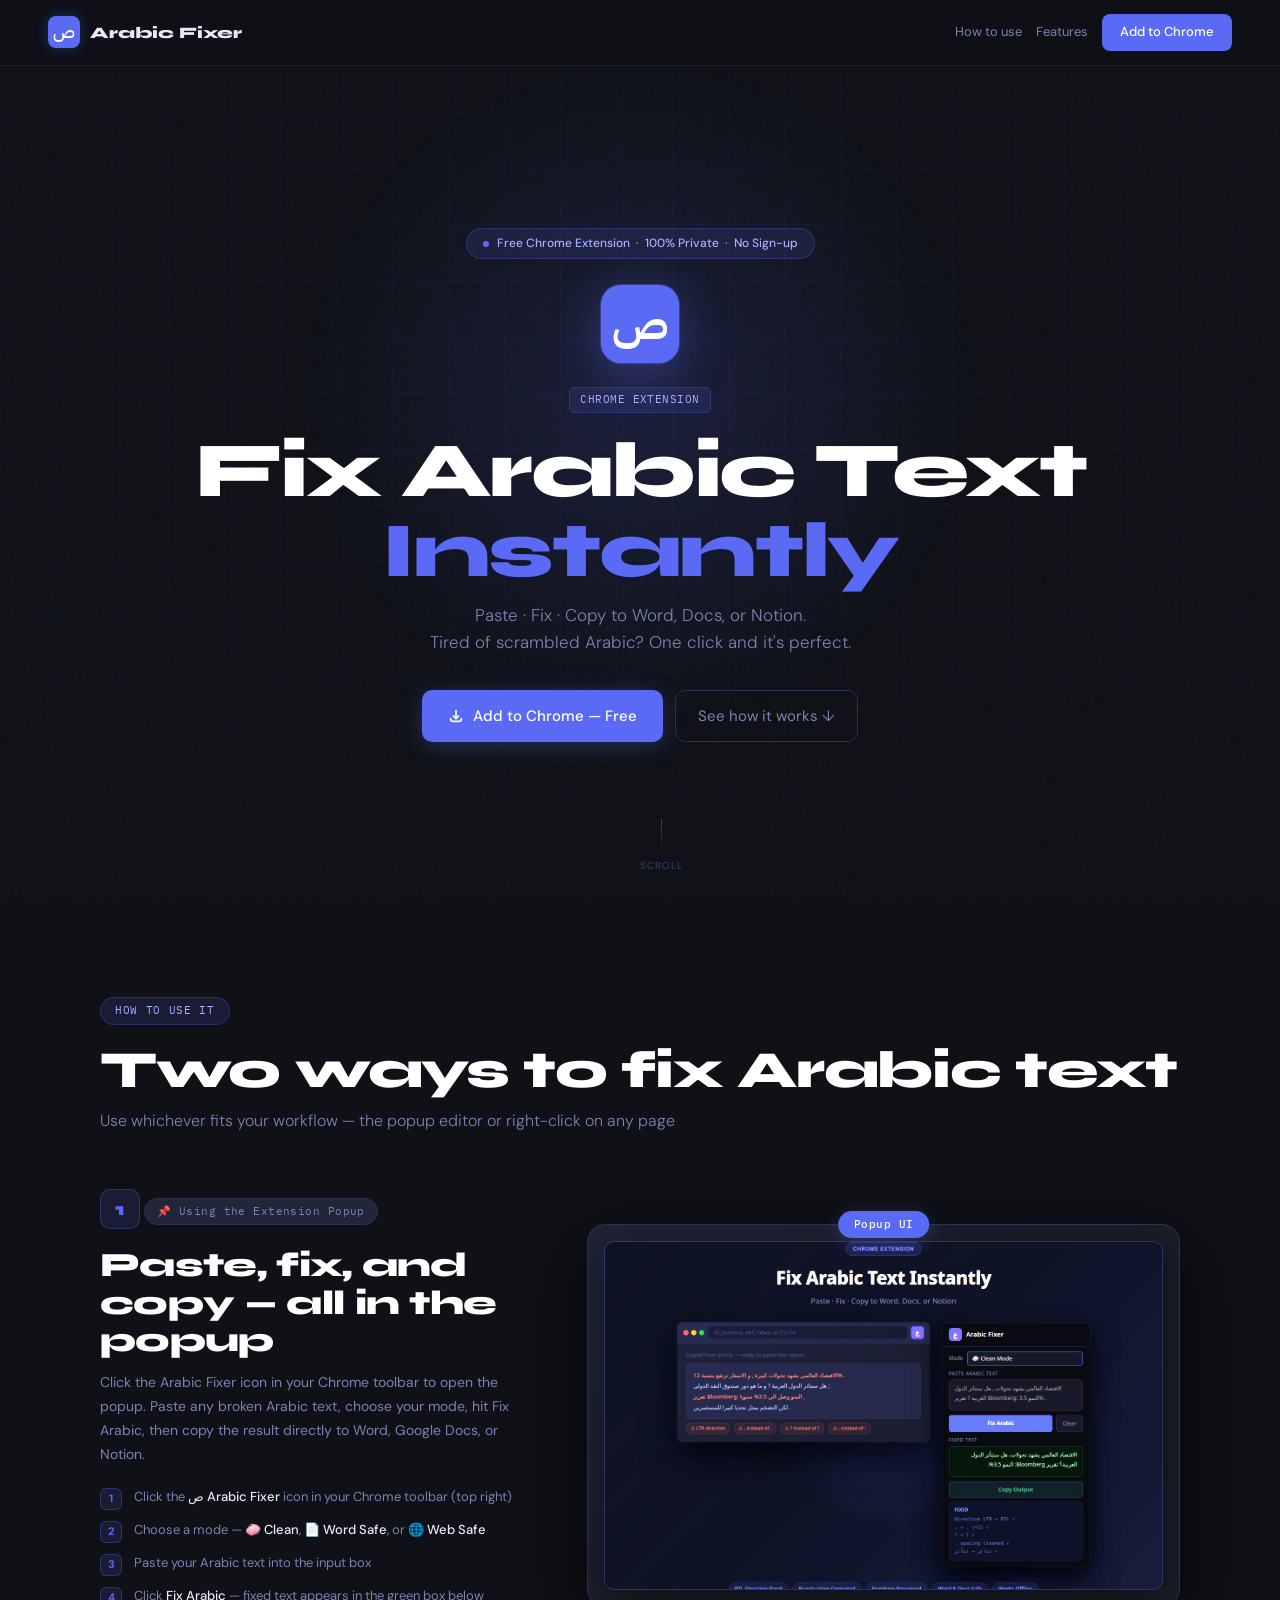
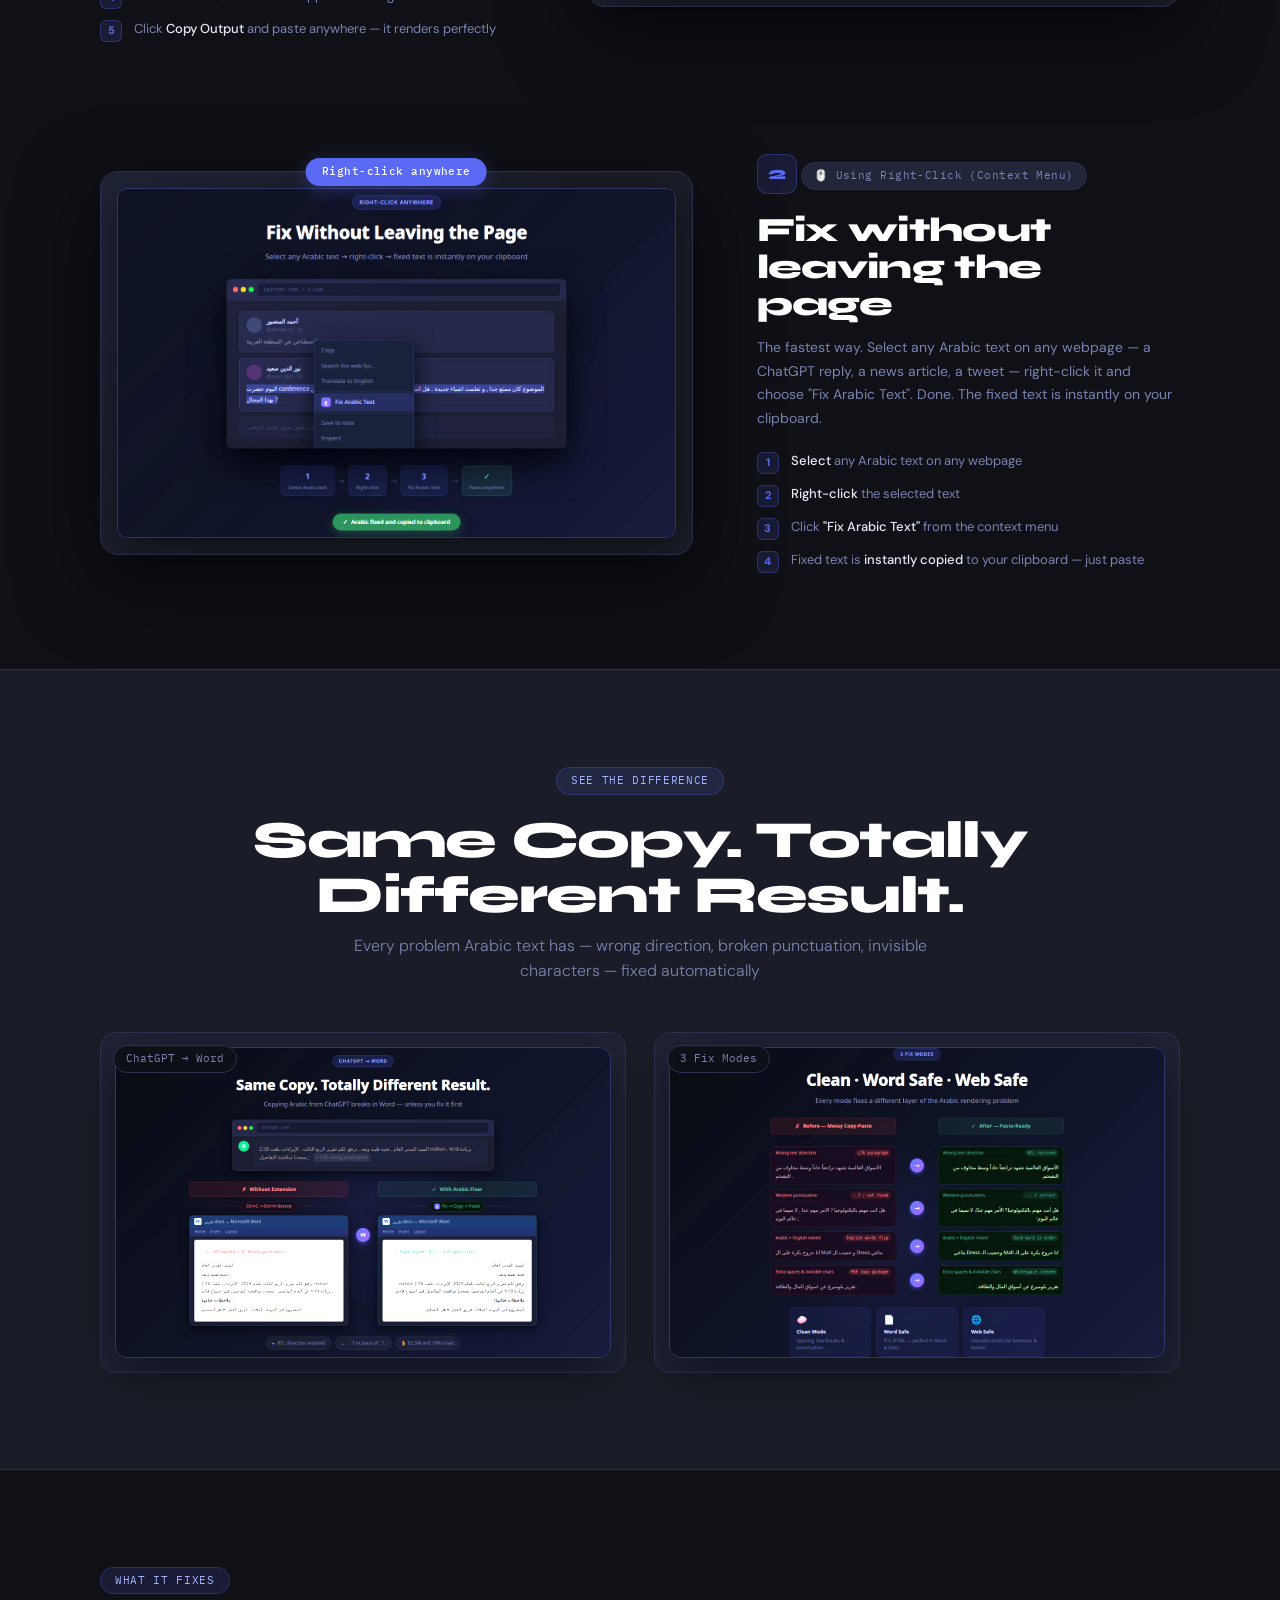
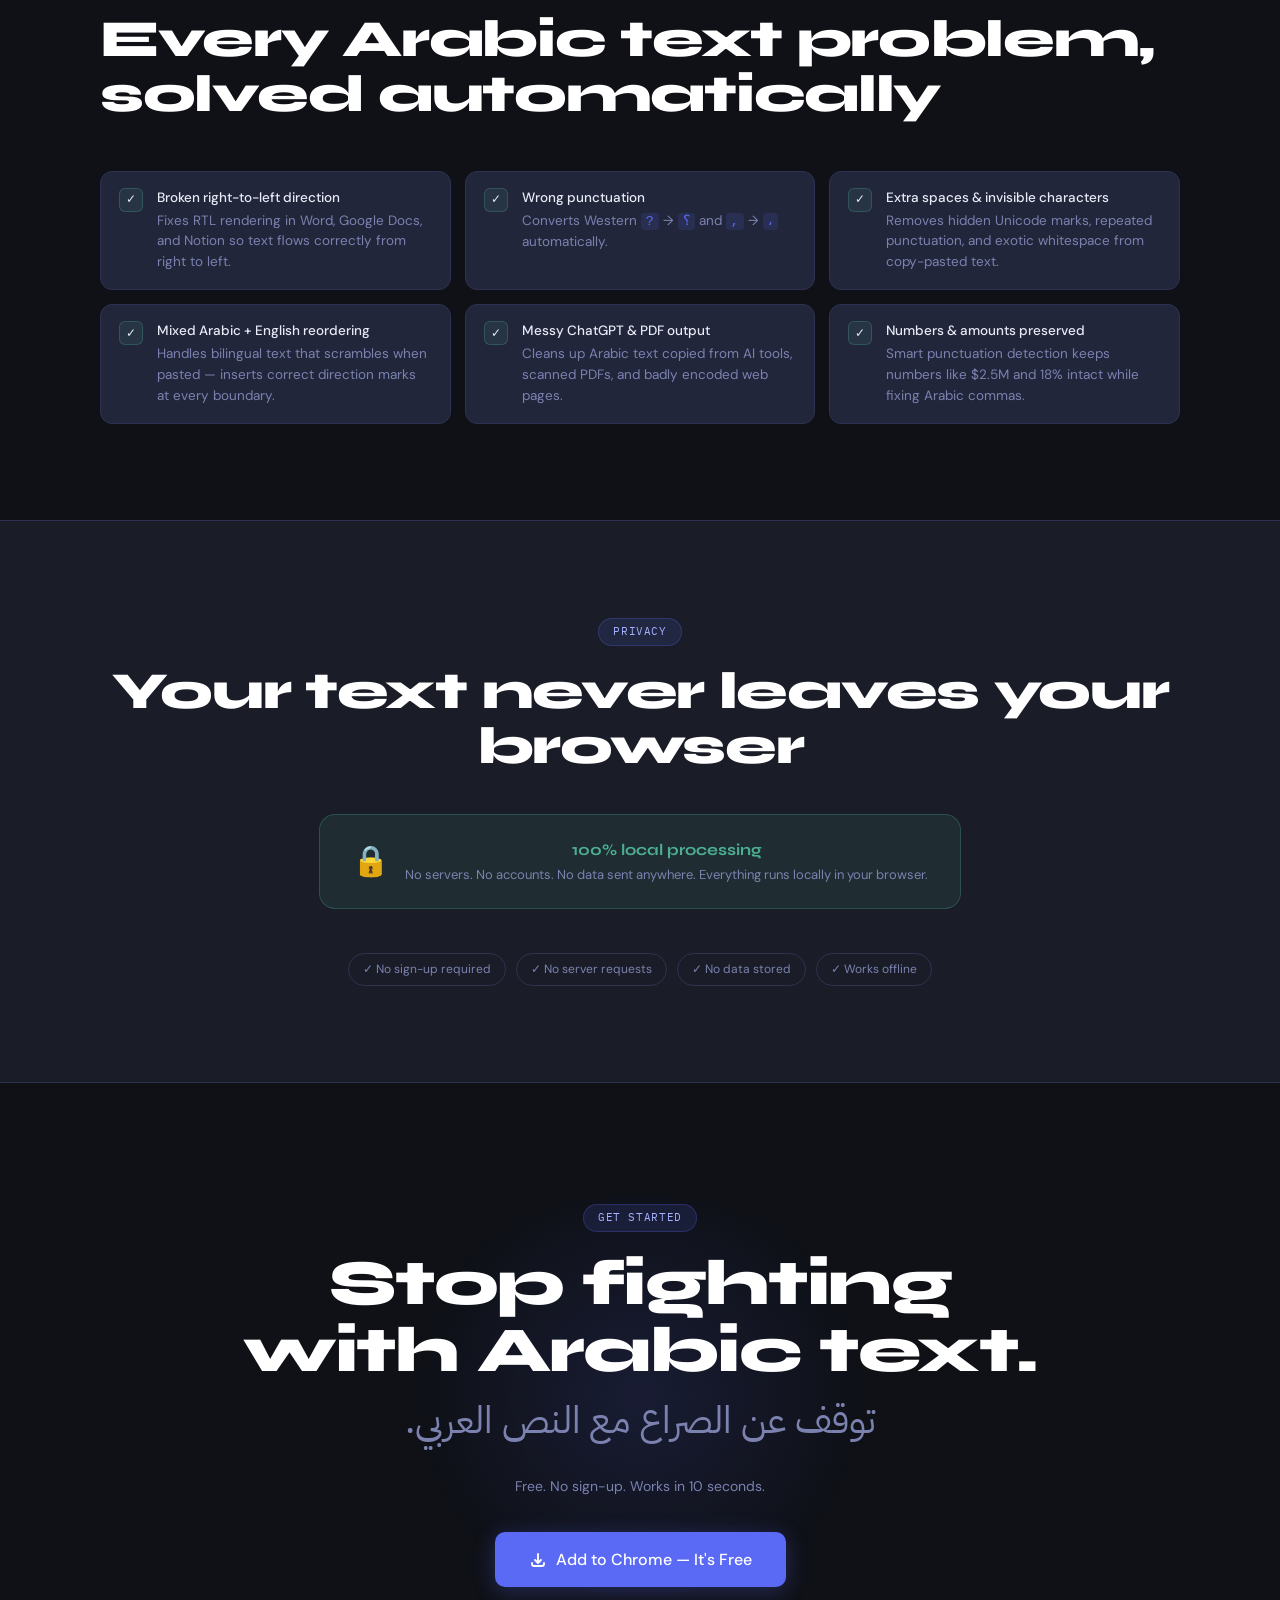
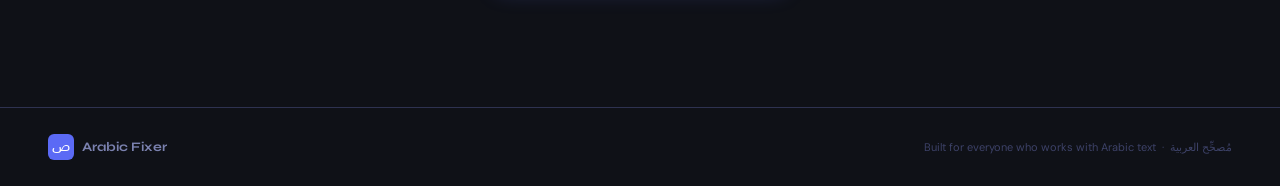
<file: index.html>
<!DOCTYPE html>
<html lang="en">
<head>
  <meta charset="UTF-8"/>
  <meta name="viewport" content="width=device-width, initial-scale=1.0"/>
  <title>Arabic Fixer — Fix Messy Arabic Text in One Click</title>
  <meta name="description" content="Fix scrambled Arabic text from ChatGPT, PDFs, and websites. Right direction, correct punctuation, clean spacing — instantly."/>
  <link rel="preconnect" href="https://fonts.googleapis.com"/>
  <link rel="preconnect" href="https://fonts.gstatic.com" crossorigin/>
  <link href="https://fonts.googleapis.com/css2?family=Syne:wght@400;700;800&family=DM+Sans:wght@300;400;500&family=IBM+Plex+Sans+Arabic:wght@300;400;600&family=IBM+Plex+Mono:wght@400;500&display=swap" rel="stylesheet"/>
  <style>
    *,*::before,*::after{box-sizing:border-box;margin:0;padding:0}
    :root{
      --bg:#0f1117;--bg2:#1a1d27;--bg3:#22263a;
      --border:#2e3250;--border-soft:rgba(46,50,80,0.55);
      --accent:#5b6af5;--accent-h:#6c7bff;
      --accent-dim:rgba(91,106,245,0.13);--accent-glow:rgba(91,106,245,0.30);
      --green:#4caf92;--green-bg:rgba(76,175,146,0.10);--green-border:rgba(76,175,146,0.28);
      --red:#f56b6b;--red-bg:rgba(245,107,107,0.10);--red-border:rgba(245,107,107,0.28);
      --text:#e8eaf6;--text-dim:#7b82b0;--text-faint:#3d4268;
      --mono:'IBM Plex Mono',monospace;
    }
    html{scroll-behavior:smooth}
    body{font-family:'DM Sans',sans-serif;background:var(--bg);color:var(--text);overflow-x:hidden;line-height:1.6}
    body::before{content:'';position:fixed;inset:0;background-image:url("data:image/svg+xml,%3Csvg viewBox='0 0 200 200' xmlns='http://www.w3.org/2000/svg'%3E%3Cfilter id='n'%3E%3CfeTurbulence type='fractalNoise' baseFrequency='0.85' numOctaves='4' stitchTiles='stitch'/%3E%3C/filter%3E%3Crect width='100%25' height='100%25' filter='url(%23n)'/%3E%3C/svg%3E");opacity:.022;pointer-events:none;z-index:0}

    /* NAV */
    nav{position:fixed;top:0;left:0;right:0;z-index:200;display:flex;align-items:center;justify-content:space-between;padding:14px 48px;background:rgba(15,17,23,0.9);backdrop-filter:blur(14px);border-bottom:1px solid var(--border-soft)}
    .nav-logo{display:flex;align-items:center;gap:10px;text-decoration:none}
    .nav-icon{width:32px;height:32px;background:var(--accent);border-radius:8px;display:flex;align-items:center;justify-content:center;font-family:'IBM Plex Sans Arabic',serif;font-size:17px;font-weight:600;color:#fff;box-shadow:0 0 14px var(--accent-glow)}
    .nav-name{font-family:'Syne',sans-serif;font-weight:800;font-size:16px;color:var(--text);letter-spacing:-.01em}
    .nav-right{display:flex;align-items:center;gap:14px}
    .nav-link{font-size:13px;color:var(--text-dim);text-decoration:none;transition:color .15s}
    .nav-link:hover{color:var(--text)}
    .nav-cta{background:var(--accent);color:#fff;border:none;border-radius:8px;padding:8px 18px;font-family:'DM Sans',sans-serif;font-size:13px;font-weight:500;cursor:pointer;text-decoration:none;transition:background .15s,box-shadow .15s}
    .nav-cta:hover{background:var(--accent-h);box-shadow:0 0 18px var(--accent-glow)}

    /* HERO */
    .hero{position:relative;min-height:100vh;display:flex;flex-direction:column;align-items:center;justify-content:center;text-align:center;padding:130px 24px 60px;overflow:hidden}
    .hero-grid{position:absolute;inset:0;background-image:linear-gradient(rgba(91,106,245,.055) 1px,transparent 1px),linear-gradient(90deg,rgba(91,106,245,.055) 1px,transparent 1px);background-size:56px 56px;mask-image:radial-gradient(ellipse 75% 65% at 50% 38%,black 20%,transparent 100%)}
    .hero-orb{position:absolute;width:700px;height:700px;border-radius:50%;background:radial-gradient(circle,rgba(91,106,245,.16) 0%,transparent 68%);top:50%;left:50%;transform:translate(-50%,-58%);animation:pulse-orb 7s ease-in-out infinite;pointer-events:none}
    @keyframes pulse-orb{0%,100%{opacity:.8;transform:translate(-50%,-58%) scale(1)}50%{opacity:1;transform:translate(-50%,-58%) scale(1.07)}}
    .hero-badge{display:inline-flex;align-items:center;gap:8px;background:var(--accent-dim);border:1px solid rgba(91,106,245,.28);border-radius:99px;padding:5px 16px;font-size:12px;font-weight:500;color:#a5b0ff;margin-bottom:26px;animation:fade-up .6s ease both}
    .blink{width:6px;height:6px;background:var(--accent);border-radius:50%;animation:blink 2s ease infinite}
    @keyframes blink{0%,100%{opacity:1}50%{opacity:.25}}
    .hero-icon{width:78px;height:78px;background:var(--accent);border-radius:20px;display:flex;align-items:center;justify-content:center;font-family:'IBM Plex Sans Arabic',serif;font-size:44px;font-weight:600;color:#fff;box-shadow:0 0 0 1px rgba(91,106,245,.4),0 10px 48px rgba(91,106,245,.38);margin:0 auto 24px;animation:fade-up .6s .08s ease both,float 4s ease-in-out infinite}
    @keyframes float{0%,100%{transform:translateY(0)}50%{transform:translateY(-7px)}}
    .hero-tag{display:inline-block;background:var(--accent-dim);border:1px solid rgba(91,106,245,.25);border-radius:5px;padding:3px 10px;font-size:11px;font-family:var(--mono);color:#a5b0ff;letter-spacing:.04em;margin-bottom:18px;animation:fade-up .6s .12s ease both}
    h1{font-family:'Syne',sans-serif;font-weight:800;font-size:clamp(40px,7vw,78px);letter-spacing:-.03em;line-height:1.03;color:#fff;margin-bottom:10px;animation:fade-up .6s .18s ease both}
    h1 em{font-style:normal;color:var(--accent)}
    .hero-sub-en{font-size:clamp(14px,1.8vw,17px);font-weight:300;color:var(--text-dim);max-width:520px;margin:0 auto 34px;animation:fade-up .6s .26s ease both} .hero-ar-big{font-family:"IBM Plex Sans Arabic",sans-serif;font-size:clamp(22px,3.5vw,38px);font-weight:400;color:var(--text);direction:rtl;margin-bottom:16px;display:block;animation:fade-up .6s .22s ease both;line-height:1.5}
    .hero-btns{display:flex;gap:12px;justify-content:center;flex-wrap:wrap;animation:fade-up .6s .34s ease both}
    .btn-main{display:inline-flex;align-items:center;gap:9px;background:var(--accent);color:#fff;border:none;border-radius:10px;padding:13px 26px;font-family:'DM Sans',sans-serif;font-size:15px;font-weight:500;cursor:pointer;text-decoration:none;box-shadow:0 4px 22px var(--accent-glow);transition:background .15s,box-shadow .15s,transform .1s}
    .btn-main:hover{background:var(--accent-h);box-shadow:0 6px 30px rgba(91,106,245,.5);transform:translateY(-1px)}
    .btn-ghost{display:inline-flex;align-items:center;gap:8px;background:transparent;color:var(--text-dim);border:1px solid var(--border);border-radius:10px;padding:13px 22px;font-family:'DM Sans',sans-serif;font-size:15px;font-weight:400;cursor:pointer;text-decoration:none;transition:border-color .15s,color .15s}
    .btn-ghost:hover{border-color:var(--accent);color:var(--text)}
    .scroll-hint{position:absolute;bottom:26px;left:50%;transform:translateX(-50%);display:flex;flex-direction:column;align-items:center;gap:5px;font-size:10px;color:var(--text-faint);letter-spacing:.1em;text-transform:uppercase;animation:fade-up 1s 1.1s ease both}
    .scroll-line{width:1px;height:34px;background:linear-gradient(to bottom,var(--text-faint),transparent);animation:scroll-drop 2.2s ease-in-out infinite}
    @keyframes scroll-drop{0%{transform:scaleY(0);transform-origin:top}50%{transform:scaleY(1);transform-origin:top}51%{transform:scaleY(1);transform-origin:bottom}100%{transform:scaleY(0);transform-origin:bottom}}
    @keyframes fade-up{from{opacity:0;transform:translateY(18px)}to{opacity:1;transform:translateY(0)}}

    /* SECTIONS */
    section{position:relative;z-index:1;padding:96px 24px}
    .inner{max-width:1080px;margin:0 auto}
    .stripe{background:var(--bg2);border-top:1px solid var(--border);border-bottom:1px solid var(--border)}
    .sec-badge{display:inline-flex;align-items:center;background:var(--accent-dim);border:1px solid rgba(91,106,245,.25);border-radius:99px;padding:4px 14px;font-size:11px;font-family:var(--mono);letter-spacing:.06em;color:#a5b0ff;margin-bottom:18px;text-transform:uppercase}
    .sec-title{font-family:'Syne',sans-serif;font-weight:800;font-size:clamp(28px,4.5vw,52px);letter-spacing:-.025em;line-height:1.06;color:#fff;margin-bottom:10px}
    .sec-sub{font-size:clamp(13px,1.6vw,16px);font-weight:300;color:var(--text-dim);margin-bottom:56px;max-width:640px}

    /* TUTORIAL STEPS */
    .tut-step{display:grid;grid-template-columns:1fr 1.4fr;gap:64px;align-items:center;margin-bottom:112px}
    .tut-step:last-child{margin-bottom:0}
    .tut-step.flip{direction:rtl}
    .tut-step.flip>*{direction:ltr}
    .tut-text{}
    .tut-num{display:inline-flex;align-items:center;justify-content:center;width:40px;height:40px;background:var(--accent-dim);border:1px solid rgba(91,106,245,.3);border-radius:10px;font-family:'Syne',sans-serif;font-weight:800;font-size:18px;color:var(--accent);margin-bottom:18px}
    .tut-method{display:inline-flex;align-items:center;gap:6px;background:var(--bg3);border:1px solid var(--border);border-radius:99px;padding:4px 12px;font-size:11px;font-family:var(--mono);color:var(--text-dim);letter-spacing:.04em;margin-bottom:16px}
    .tut-title{font-family:'Syne',sans-serif;font-weight:800;font-size:clamp(22px,3vw,34px);letter-spacing:-.02em;line-height:1.1;color:#fff;margin-bottom:12px}
    .tut-desc{font-size:14px;color:var(--text-dim);line-height:1.7;margin-bottom:20px}
    .tut-steps-list{display:flex;flex-direction:column;gap:10px}
    .tut-step-item{display:flex;align-items:flex-start;gap:12px;font-size:13px;color:var(--text-dim)}
    .tut-step-num{width:22px;height:22px;background:var(--accent-dim);border:1px solid rgba(91,106,245,.3);border-radius:6px;display:flex;align-items:center;justify-content:center;font-size:11px;font-weight:700;color:var(--accent);flex-shrink:0;margin-top:1px}
    .tut-step-item b{color:var(--text);font-weight:500}
    .tut-img-wrap{position:relative;padding:16px;background:var(--bg2);border:1px solid var(--border);border-radius:18px;box-shadow:0 24px 80px rgba(0,0,0,.6)}
    .tut-img-wrap img{width:100%;border-radius:10px;border:1px solid rgba(91,106,245,.25);box-shadow:0 8px 32px rgba(0,0,0,.5);display:block;filter:brightness(1.18) contrast(1.08) saturate(1.05)}
    .tut-img-wrap::before{content:'';position:absolute;inset:0;border-radius:18px;background:linear-gradient(135deg,rgba(91,106,245,.08),transparent 50%);pointer-events:none;z-index:1}
    .tut-tag{position:absolute;top:-14px;left:50%;transform:translateX(-50%);background:var(--accent);border-radius:99px;padding:5px 16px;font-size:11px;font-family:var(--mono);font-weight:500;color:#fff;white-space:nowrap;box-shadow:0 4px 18px var(--accent-glow);z-index:2;letter-spacing:.04em}

    /* SCREENSHOTS GALLERY (before/after + word paste) */
    .gallery-grid{display:grid;grid-template-columns:1fr 1fr;gap:28px}
    .gallery-img{position:relative;padding:14px;background:#1e2235;border:1px solid var(--border);border-radius:16px}
    .gallery-img img{width:100%;border-radius:12px;border:1px solid rgba(91,106,245,.25);box-shadow:0 16px 48px rgba(0,0,0,.45);display:block;filter:brightness(1.18) contrast(1.08) saturate(1.05)}
    .gallery-label{position:absolute;top:12px;left:12px;background:rgba(15,17,23,.85);backdrop-filter:blur(6px);border:1px solid var(--border);border-radius:99px;padding:4px 12px;font-size:11px;font-family:var(--mono);color:var(--text-dim)}

    /* FEATURES */
    .features-grid{display:grid;grid-template-columns:repeat(auto-fit,minmax(300px,1fr));gap:14px}
    .feat{display:flex;align-items:flex-start;gap:14px;background:var(--bg3);border:1px solid var(--border);border-radius:12px;padding:16px 18px;transition:border-color .2s,transform .2s}
    .feat:hover{border-color:rgba(91,106,245,.38);transform:translateY(-2px)}
    .feat-check{width:24px;height:24px;background:var(--green-bg);border:1px solid var(--green-border);border-radius:6px;display:flex;align-items:center;justify-content:center;font-size:12px;flex-shrink:0}
    .feat-text{font-size:13.5px;color:var(--text-dim);line-height:1.55}
    .feat-text strong{color:var(--text);font-weight:500;display:block;margin-bottom:2px}

    /* PRIVACY */
    .privacy-wrap{text-align:center}
    .privacy-badge{display:inline-flex;align-items:center;gap:16px;background:var(--green-bg);border:1px solid var(--green-border);border-radius:16px;padding:22px 32px;margin-bottom:24px}
    .privacy-title{font-family:'Syne',sans-serif;font-weight:700;font-size:16px;color:var(--green);margin-bottom:3px}
    .privacy-desc{font-size:13px;color:var(--text-dim);text-align:left}
    .privacy-pills{display:flex;flex-wrap:wrap;gap:10px;justify-content:center}
    .privacy-pill{background:var(--bg2);border:1px solid var(--border);border-radius:99px;padding:6px 14px;font-size:12px;color:var(--text-dim)}

    /* CTA */
    .cta-sec{text-align:center;padding:120px 24px}
    .cta-glow{position:absolute;width:500px;height:400px;border-radius:50%;background:radial-gradient(circle,rgba(91,106,245,.13) 0%,transparent 70%);top:50%;left:50%;transform:translate(-50%,-50%);pointer-events:none}
    .cta-title{font-family:'Syne',sans-serif;font-weight:800;font-size:clamp(32px,5.5vw,64px);letter-spacing:-.025em;line-height:1.05;color:#fff;margin-bottom:8px;position:relative}
    .cta-ar{font-family:'IBM Plex Sans Arabic',sans-serif;font-size:clamp(22px,3vw,38px);font-weight:400;color:var(--text-dim);direction:rtl;margin-bottom:26px;display:block;position:relative;line-height:1.5}
    .cta-sub{font-size:14px;color:var(--text-dim);margin-bottom:34px;position:relative}

    /* FOOTER */
    footer{border-top:1px solid var(--border);padding:26px 48px;display:flex;align-items:center;justify-content:space-between;flex-wrap:wrap;gap:14px}
    .footer-logo{display:flex;align-items:center;gap:8px;text-decoration:none}
    .footer-icon{width:26px;height:26px;background:var(--accent);border-radius:6px;display:flex;align-items:center;justify-content:center;font-family:'IBM Plex Sans Arabic',serif;font-size:14px;font-weight:600;color:#fff}
    .footer-name{font-family:'Syne',sans-serif;font-weight:700;font-size:13px;color:var(--text-dim)}
    .footer-note{font-size:11px;color:var(--text-faint)}

    /* REVEAL */
    .reveal{opacity:0;transform:translateY(22px);transition:opacity .65s ease,transform .65s ease}
    .reveal.in{opacity:1;transform:translateY(0)}

    /* RESPONSIVE */
    @media(max-width:768px){
      nav{padding:12px 18px}
      section{padding:64px 18px}
      footer{padding:22px 18px;flex-direction:column}
      .tut-step,.tut-step.flip{grid-template-columns:1fr;direction:ltr}
      .tut-step.flip .tut-img-wrap{order:-1}
      .gallery-grid{grid-template-columns:1fr}
    }
  </style>
</head>
<body>

<!-- NAV -->
<nav>
  <a href="#" class="nav-logo">
    <div class="nav-icon">ص</div>
    <span class="nav-name">Arabic Fixer</span>
  </a>
  <div class="nav-right">
    <a href="#tutorial" class="nav-link">How to use</a>
    <a href="#features" class="nav-link">Features</a>
    <a href="https://github.com/Arabic-Fixer/Arabic-Text-Fixer/releases/download/v1.0.0/Arabic-Fixer.zip" class="nav-cta">Add to Chrome</a>
  </div>
</nav>

<!-- HERO -->
<div class="hero">
  <div class="hero-grid"></div>
  <div class="hero-orb"></div>
  <div class="hero-badge"><span class="blink"></span>Free Chrome Extension &nbsp;·&nbsp; 100% Private &nbsp;·&nbsp; No Sign-up</div>
  <div class="hero-icon">ص</div>
  <div class="hero-tag">CHROME EXTENSION</div>
  <h1>Fix Arabic Text <em>Instantly</em></h1>
  <p class="hero-sub-en">Paste · Fix · Copy to Word, Docs, or Notion.<br>Tired of scrambled Arabic? One click and it's perfect.</p>
  <div class="hero-btns">
    <a href="https://github.com/Arabic-Fixer/Arabic-Text-Fixer/releases/download/v1.0.0/Arabic-Fixer.zip" class="btn-main">
      <svg width="16" height="16" fill="none" viewBox="0 0 24 24" stroke="currentColor" stroke-width="2.5"><path stroke-linecap="round" stroke-linejoin="round" d="M4 16v1a3 3 0 003 3h10a3 3 0 003-3v-1m-4-4l-4 4m0 0l-4-4m4 4V4"/></svg>
      Add to Chrome — Free
    </a>
    <a href="#tutorial" class="btn-ghost">See how it works ↓</a>
  </div>
  <div class="scroll-hint"><div class="scroll-line"></div>Scroll</div>
</div>

<!-- HOW TO USE TUTORIAL -->
<section id="tutorial">
  <div class="inner">
    <div class="reveal" style="margin-bottom:56px">
      <div class="sec-badge">HOW TO USE IT</div>
      <h2 class="sec-title">Two ways to fix Arabic text</h2>
      <p class="sec-sub">Use whichever fits your workflow — the popup editor or right-click on any page</p>
    </div>

    <!-- METHOD 1 — POPUP -->
    <div class="tut-step reveal">
      <div class="tut-text">
        <div class="tut-num">1</div>
        <div class="tut-method">📌 Using the Extension Popup</div>
        <h3 class="tut-title">Paste, fix, and copy — all in the popup</h3>
        <p class="tut-desc">Click the Arabic Fixer icon in your Chrome toolbar to open the popup. Paste any broken Arabic text, choose your mode, hit Fix Arabic, then copy the result directly to Word, Google Docs, or Notion.</p>
        <div class="tut-steps-list">
          <div class="tut-step-item">
            <div class="tut-step-num">1</div>
            <div>Click the <b>ص Arabic Fixer</b> icon in your Chrome toolbar (top right)</div>
          </div>
          <div class="tut-step-item">
            <div class="tut-step-num">2</div>
            <div>Choose a mode — <b>🧼 Clean</b>, <b>📄 Word Safe</b>, or <b>🌐 Web Safe</b></div>
          </div>
          <div class="tut-step-item">
            <div class="tut-step-num">3</div>
            <div>Paste your Arabic text into the input box</div>
          </div>
          <div class="tut-step-item">
            <div class="tut-step-num">4</div>
            <div>Click <b>Fix Arabic</b> — fixed text appears in the green box below</div>
          </div>
          <div class="tut-step-item">
            <div class="tut-step-num">5</div>
            <div>Click <b>Copy Output</b> and paste anywhere — it renders perfectly</div>
          </div>
        </div>
      </div>
      <div class="tut-img-wrap">
        <div class="tut-tag">Popup UI</div>
        <img src="[data-uri]" alt="Arabic Fixer popup UI screenshot" loading="lazy"/>
      </div>
    </div>

    <!-- METHOD 2 — RIGHT CLICK -->
    <div class="tut-step flip reveal">
      <div class="tut-text">
        <div class="tut-num">2</div>
        <div class="tut-method">🖱️ Using Right-Click (Context Menu)</div>
        <h3 class="tut-title">Fix without leaving the page</h3>
        <p class="tut-desc">The fastest way. Select any Arabic text on any webpage — a ChatGPT reply, a news article, a tweet — right-click it and choose "Fix Arabic Text". Done. The fixed text is instantly on your clipboard.</p>
        <div class="tut-steps-list">
          <div class="tut-step-item">
            <div class="tut-step-num">1</div>
            <div><b>Select</b> any Arabic text on any webpage</div>
          </div>
          <div class="tut-step-item">
            <div class="tut-step-num">2</div>
            <div><b>Right-click</b> the selected text</div>
          </div>
          <div class="tut-step-item">
            <div class="tut-step-num">3</div>
            <div>Click <b>"Fix Arabic Text"</b> from the context menu</div>
          </div>
          <div class="tut-step-item">
            <div class="tut-step-num">4</div>
            <div>Fixed text is <b>instantly copied</b> to your clipboard — just paste</div>
          </div>
        </div>
      </div>
      <div class="tut-img-wrap">
        <div class="tut-tag">Right-click anywhere</div>
        <img src="[data-uri]" alt="Arabic Fixer right-click context menu screenshot" loading="lazy"/>
      </div>
    </div>
  </div>
</section>

<!-- BEFORE / AFTER + WORD PASTE SCREENSHOTS -->
<section class="stripe">
  <div class="inner">
    <div class="reveal" style="margin-bottom:48px;text-align:center">
      <div class="sec-badge">SEE THE DIFFERENCE</div>
      <h2 class="sec-title">Same Copy. Totally Different Result.</h2>
      <p class="sec-sub" style="margin:0 auto">Every problem Arabic text has — wrong direction, broken punctuation, invisible characters — fixed automatically</p>
    </div>
    <div class="gallery-grid">
      <div class="gallery-img reveal">
        <img src="[data-uri]" alt="ChatGPT to Word — before and after Arabic Fixer" loading="lazy"/>
        <div class="gallery-label">ChatGPT → Word</div>
      </div>
      <div class="gallery-img reveal">
        <img src="[data-uri]" alt="Before and after — all 3 fix modes" loading="lazy"/>
        <div class="gallery-label">3 Fix Modes</div>
      </div>
    </div>
  </div>
</section>

<!-- FEATURES -->
<section id="features">
  <div class="inner">
    <div class="reveal" style="margin-bottom:48px">
      <div class="sec-badge">WHAT IT FIXES</div>
      <h2 class="sec-title">Every Arabic text problem,<br>solved automatically</h2>
    </div>
    <div class="features-grid">
      <div class="feat reveal">
        <div class="feat-check">✓</div>
        <div class="feat-text"><strong>Broken right-to-left direction</strong>Fixes RTL rendering in Word, Google Docs, and Notion so text flows correctly from right to left.</div>
      </div>
      <div class="feat reveal">
        <div class="feat-check">✓</div>
        <div class="feat-text"><strong>Wrong punctuation</strong>Converts Western <code style="color:var(--accent);background:var(--accent-dim);padding:1px 5px;border-radius:3px">?</code> → <code style="color:var(--accent);background:var(--accent-dim);padding:1px 5px;border-radius:3px">؟</code> and <code style="color:var(--accent);background:var(--accent-dim);padding:1px 5px;border-radius:3px">,</code> → <code style="color:var(--accent);background:var(--accent-dim);padding:1px 5px;border-radius:3px">،</code> automatically.</div>
      </div>
      <div class="feat reveal">
        <div class="feat-check">✓</div>
        <div class="feat-text"><strong>Extra spaces &amp; invisible characters</strong>Removes hidden Unicode marks, repeated punctuation, and exotic whitespace from copy-pasted text.</div>
      </div>
      <div class="feat reveal">
        <div class="feat-check">✓</div>
        <div class="feat-text"><strong>Mixed Arabic + English reordering</strong>Handles bilingual text that scrambles when pasted — inserts correct direction marks at every boundary.</div>
      </div>
      <div class="feat reveal">
        <div class="feat-check">✓</div>
        <div class="feat-text"><strong>Messy ChatGPT &amp; PDF output</strong>Cleans up Arabic text copied from AI tools, scanned PDFs, and badly encoded web pages.</div>
      </div>
      <div class="feat reveal">
        <div class="feat-check">✓</div>
        <div class="feat-text"><strong>Numbers &amp; amounts preserved</strong>Smart punctuation detection keeps numbers like $2.5M and 18% intact while fixing Arabic commas.</div>
      </div>
    </div>
  </div>
</section>

<!-- PRIVACY -->
<section class="stripe privacy-wrap">
  <div class="inner" style="text-align:center">
    <div class="reveal" style="margin-bottom:40px">
      <div class="sec-badge">PRIVACY</div>
      <h2 class="sec-title">Your text never leaves your browser</h2>
    </div>
    <div class="reveal">
      <div class="privacy-badge">
        <div style="font-size:30px">🔒</div>
        <div>
          <div class="privacy-title">100% local processing</div>
          <div class="privacy-desc">No servers. No accounts. No data sent anywhere. Everything runs locally in your browser.</div>
        </div>
      </div>
    </div>
    <div class="privacy-pills reveal" style="margin-top:20px">
      <span class="privacy-pill">✓ No sign-up required</span>
      <span class="privacy-pill">✓ No server requests</span>
      <span class="privacy-pill">✓ No data stored</span>
      <span class="privacy-pill">✓ Works offline</span>
    </div>
  </div>
</section>

<!-- CTA -->
<section class="cta-sec">
  <div class="cta-glow"></div>
  <div class="sec-badge reveal" style="margin-bottom:18px">GET STARTED</div>
  <h2 class="cta-title reveal">Stop fighting<br>with Arabic text.</h2>
  <span class="cta-ar reveal">توقف عن الصراع مع النص العربي.</span>
  <p class="cta-sub reveal">Free. No sign-up. Works in 10 seconds.</p>
  <div class="reveal">
    <a href="https://github.com/Arabic-Fixer/Arabic-Text-Fixer/releases/download/v1.0.0/Arabic-Fixer.zip" class="btn-main" style="font-size:16px;padding:15px 34px">
      <svg width="18" height="18" fill="none" viewBox="0 0 24 24" stroke="currentColor" stroke-width="2.5"><path stroke-linecap="round" stroke-linejoin="round" d="M4 16v1a3 3 0 003 3h10a3 3 0 003-3v-1m-4-4l-4 4m0 0l-4-4m4 4V4"/></svg>
      Add to Chrome — It's Free
    </a>
  </div>
</section>

<!-- FOOTER -->
<footer>
  <a href="https://github.com/Arabic-Fixer/Arabic-Text-Fixer/releases/download/v1.0.0/Arabic-Fixer.zip" class="footer-logo">
    <div class="footer-icon">ص</div>
    <span class="footer-name">Arabic Fixer</span>
  </a>
  <p class="footer-note">Built for everyone who works with Arabic text &nbsp;·&nbsp; مُصحِّح العربية</p>
</footer>

<script>
  const io = new IntersectionObserver(entries => {
    entries.forEach(e => {
      if (!e.isIntersecting) return;
      const siblings = [...e.target.parentElement.querySelectorAll('.reveal:not(.in)')];
      const i = siblings.indexOf(e.target);
      setTimeout(() => e.target.classList.add('in'), i * 80);
      io.unobserve(e.target);
    });
  }, {threshold: 0.08});
  document.querySelectorAll('.reveal').forEach(el => io.observe(el));
</script>
</body>
</html>
</file>
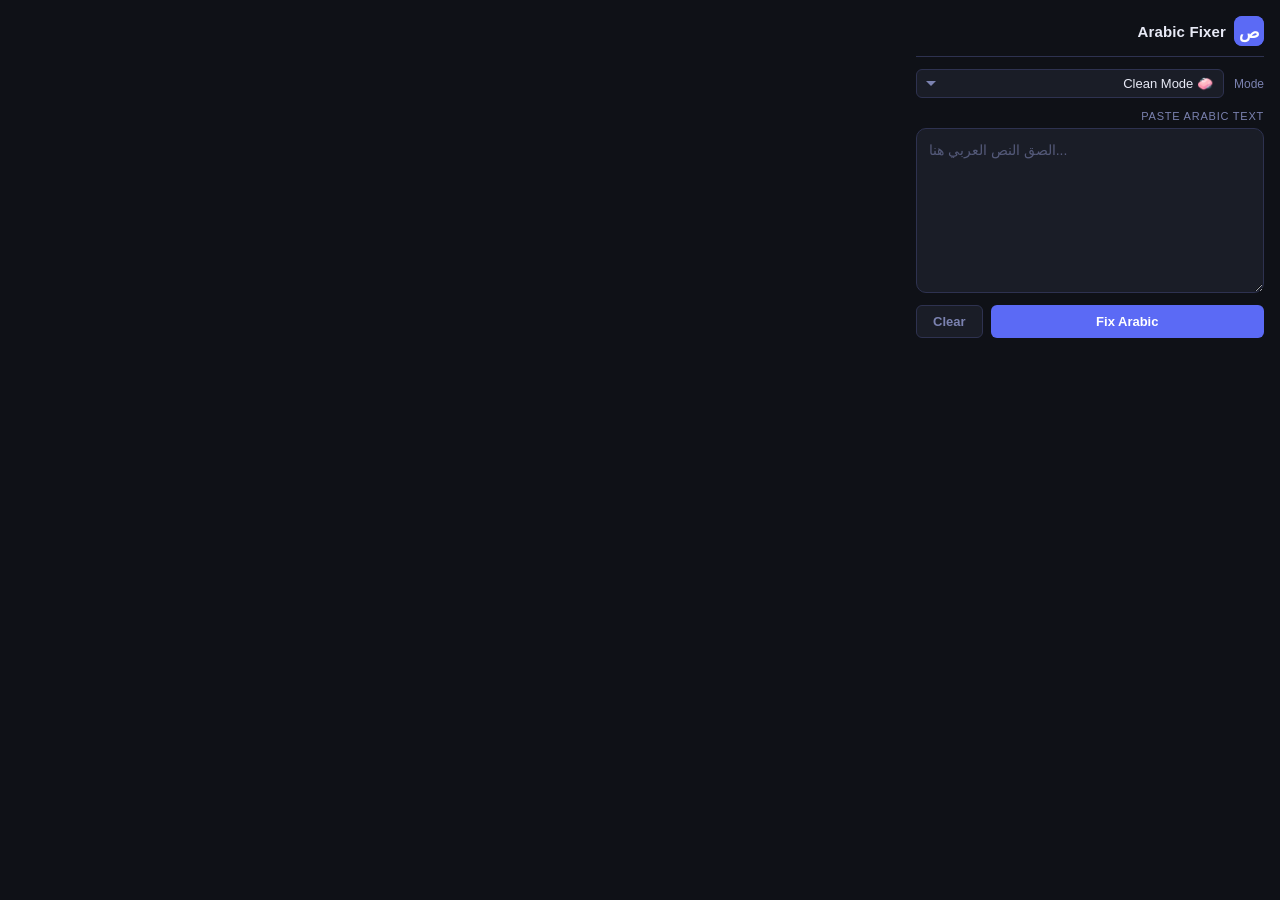
<file: popup.html>
<!DOCTYPE html>
<html lang="ar" dir="rtl">
<head>
  <meta charset="UTF-8" />
  <meta name="viewport" content="width=device-width, initial-scale=1.0" />
  <title>Arabic Fixer</title>
  <link rel="stylesheet" href="popup.css" />
</head>
<body>
  <div class="container">

    <header class="header">
      <div class="logo">
        <span class="logo-icon">
          <!-- ص = "correct" in Arabic — replaces the old ع placeholder -->
          <svg width="30" height="30" viewBox="0 0 30 30" xmlns="http://www.w3.org/2000/svg" aria-hidden="true">
            <rect width="30" height="30" rx="8" fill="#5b6af5"/>
            <text x="15" y="22"
              font-family="Tahoma, 'Segoe UI', Arial, serif"
              font-size="17"
              font-weight="700"
              fill="#ffffff"
              text-anchor="middle"
              direction="rtl">ص</text>
          </svg>
        </span>
        <span class="logo-text">Arabic Fixer</span>
      </div>
    </header>

    <div class="mode-row">
      <label class="mode-label" for="mode">Mode</label>
      <select id="mode" class="mode-select">
        <option value="clean">🧼 Clean Mode</option>
        <option value="word">📄 Word Safe Mode</option>
        <option value="web">🌐 Web Safe Mode</option>
      </select>
    </div>

    <div class="field">
      <label class="field-label" for="input">Paste Arabic text</label>
      <textarea
        id="input"
        class="textarea"
        placeholder="الصق النص العربي هنا..."
        rows="6"
        dir="auto"
        spellcheck="false"
      ></textarea>
    </div>

    <div class="actions">
      <button id="fix-btn" class="btn btn-primary">Fix Arabic</button>
      <button id="clear-btn" class="btn btn-ghost">Clear</button>
    </div>

    <div class="field" id="output-field" style="display:none;">
      <label class="field-label" for="output">Fixed text</label>
      <textarea
        id="output"
        class="textarea textarea-output"
        rows="6"
        dir="rtl"
        readonly
        spellcheck="false"
      ></textarea>
      <button id="copy-btn" class="btn btn-copy">
        <span id="copy-label">Copy Output</span>
      </button>
    </div>

    <div id="toast" class="toast" aria-live="polite"></div>
  </div>

  <script src="fixer.js"></script>
  <script src="popup.js"></script>
</body>
</html>
</file>
<file: popup.css>
*, *::before, *::after {
  box-sizing: border-box;
  margin: 0;
  padding: 0;
}

:root {
  --bg: #0f1117;
  --surface: #1a1d27;
  --surface-hover: #22263a;
  --border: #2e3250;
  --accent: #5b6af5;
  --accent-hover: #6c7bff;
  --accent-dim: rgba(91, 106, 245, 0.15);
  --text: #e8eaf6;
  --text-dim: #7b82b0;
  --success: #4caf92;
  --success-bg: rgba(76, 175, 146, 0.12);
  --radius: 10px;
  --radius-sm: 6px;
}

body {
  font-family: -apple-system, BlinkMacSystemFont, "Segoe UI", sans-serif;
  background: var(--bg);
  color: var(--text);
  width: 380px;
  min-height: 200px;
  padding: 0;
}

.container {
  padding: 16px;
  display: flex;
  flex-direction: column;
  gap: 12px;
}

/* ── Header ── */
.header {
  display: flex;
  align-items: center;
  padding-bottom: 10px;
  border-bottom: 1px solid var(--border);
}

.logo {
  display: flex;
  align-items: center;
  gap: 8px;
}

.logo-icon {
  width: 30px;
  height: 30px;
  background: var(--accent);
  border-radius: 8px;
  display: flex;
  align-items: center;
  justify-content: center;
  flex-shrink: 0;
  overflow: hidden;
}

.logo-text {
  font-size: 15px;
  font-weight: 600;
  color: var(--text);
  letter-spacing: 0.01em;
}

/* ── Mode selector ── */
.mode-row {
  display: flex;
  align-items: center;
  gap: 10px;
}

.mode-label {
  font-size: 12px;
  color: var(--text-dim);
  white-space: nowrap;
  flex-shrink: 0;
}

.mode-select {
  flex: 1;
  background: var(--surface);
  color: var(--text);
  border: 1px solid var(--border);
  border-radius: var(--radius-sm);
  padding: 6px 10px;
  font-size: 13px;
  cursor: pointer;
  outline: none;
  appearance: none;
  -webkit-appearance: none;
  background-image: url("data:image/svg+xml,%3Csvg xmlns='http://www.w3.org/2000/svg' width='12' height='12' viewBox='0 0 12 12'%3E%3Cpath fill='%237b82b0' d='M6 8L1 3h10z'/%3E%3C/svg%3E");
  background-repeat: no-repeat;
  background-position: 8px center;
  padding-left: 26px;
  transition: border-color 0.15s;
}

.mode-select:hover,
.mode-select:focus {
  border-color: var(--accent);
}

/* ── Fields ── */
.field {
  display: flex;
  flex-direction: column;
  gap: 6px;
}

.field-label {
  font-size: 11px;
  text-transform: uppercase;
  letter-spacing: 0.07em;
  color: var(--text-dim);
}

.textarea {
  background: var(--surface);
  border: 1px solid var(--border);
  border-radius: var(--radius);
  color: var(--text);
  font-size: 14px;
  line-height: 1.7;
  padding: 10px 12px;
  resize: vertical;
  outline: none;
  font-family: "Segoe UI", Tahoma, Arial, sans-serif;
  transition: border-color 0.15s;
  width: 100%;
}

.textarea:focus {
  border-color: var(--accent);
}

.textarea::placeholder {
  color: var(--text-dim);
  opacity: 0.6;
}

.textarea-output {
  background: var(--surface-hover);
  color: #c8f7c5;
  border-color: rgba(76, 175, 146, 0.25);
  cursor: text;
}

/* ── Buttons ── */
.actions {
  display: flex;
  gap: 8px;
}

.btn {
  display: inline-flex;
  align-items: center;
  justify-content: center;
  gap: 6px;
  border: none;
  border-radius: var(--radius-sm);
  cursor: pointer;
  font-size: 13px;
  font-weight: 600;
  padding: 8px 16px;
  transition: background 0.15s, transform 0.1s;
  outline: none;
  white-space: nowrap;
  font-family: inherit;
}

.btn:active {
  transform: scale(0.97);
}

.btn-primary {
  background: var(--accent);
  color: #fff;
  flex: 1;
}

.btn-primary:hover {
  background: var(--accent-hover);
}

.btn-ghost {
  background: var(--surface);
  color: var(--text-dim);
  border: 1px solid var(--border);
}

.btn-ghost:hover {
  background: var(--surface-hover);
  color: var(--text);
}

.btn-copy {
  background: var(--success-bg);
  color: var(--success);
  border: 1px solid rgba(76, 175, 146, 0.3);
  width: 100%;
  margin-top: 2px;
  padding: 8px;
}

.btn-copy:hover {
  background: rgba(76, 175, 146, 0.2);
}

.btn-copy.copied {
  background: rgba(76, 175, 146, 0.3);
}

/* ── Toast ── */
.toast {
  position: fixed;
  bottom: 14px;
  left: 50%;
  transform: translateX(-50%) translateY(12px);
  background: var(--success);
  color: #fff;
  font-size: 12px;
  font-weight: 600;
  padding: 7px 16px;
  border-radius: 20px;
  pointer-events: none;
  opacity: 0;
  transition: opacity 0.2s, transform 0.2s;
  white-space: nowrap;
  z-index: 100;
}

.toast.show {
  opacity: 1;
  transform: translateX(-50%) translateY(0);
}
</file>
